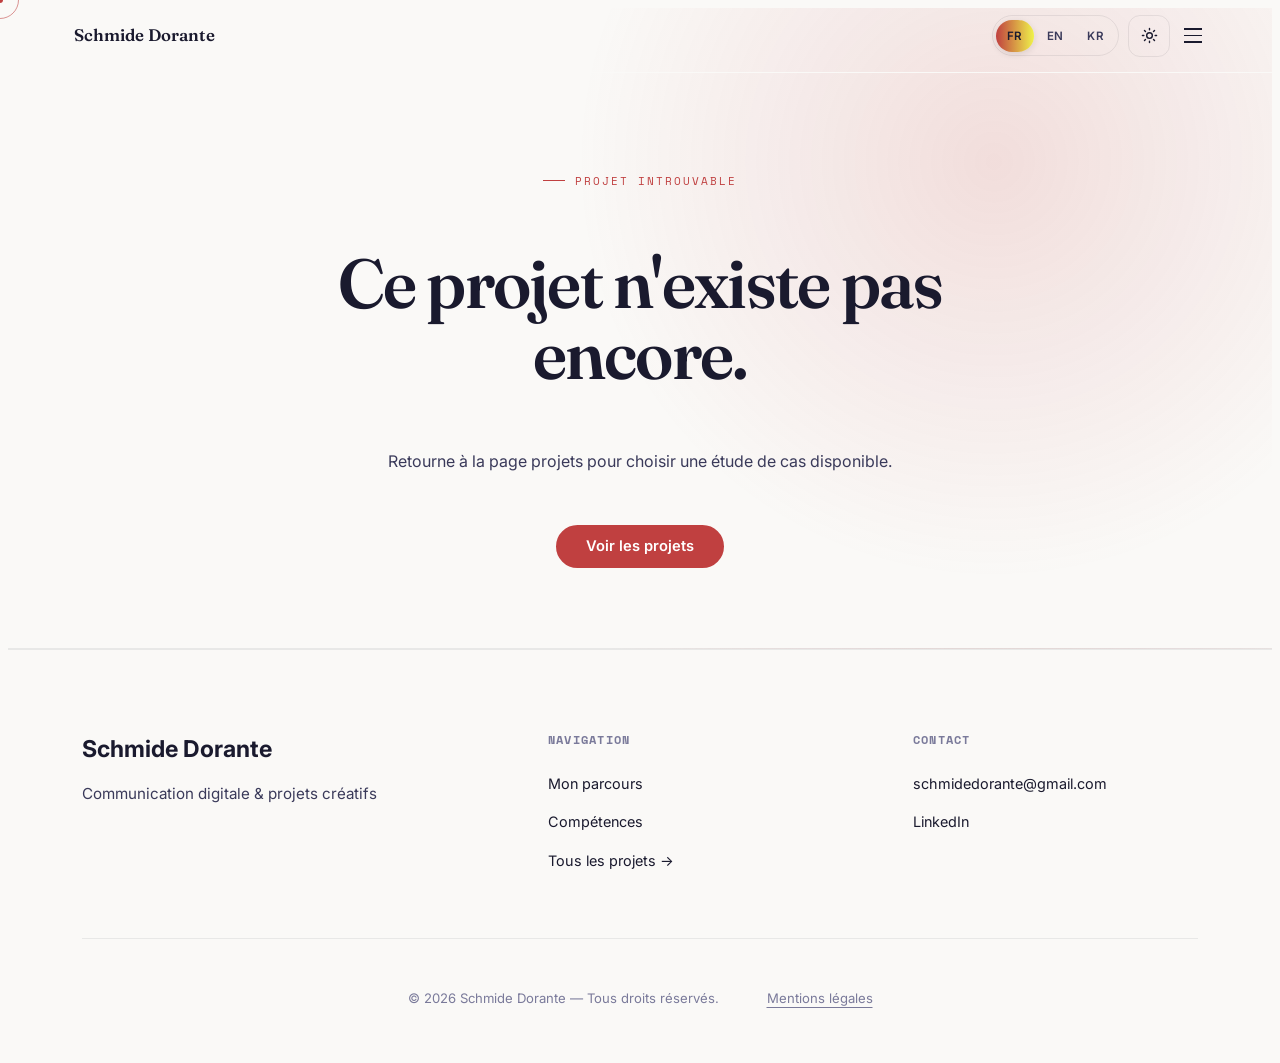
<file: case-study.html>
<!DOCTYPE html>
<html lang="fr">
<head>
  <meta charset="UTF-8" />
  <meta name="viewport" content="width=device-width, initial-scale=1.0" />
  <meta name="description" content="Portfolio de Schmide Dorante — communication digitale, gestion de projet, audiovisuel et projets créatifs." />
  <meta name="theme-color" content="#f3ede2" />
  <title>Schmide Dorante — Communication digitale &amp; projets créatifs</title>

  <link rel="icon" type="image/svg+xml" href="favicon.svg" />

  <link rel="preconnect" href="https://fonts.googleapis.com" />
  <link rel="preconnect" href="https://fonts.gstatic.com" crossorigin />
  <link rel="stylesheet" href="https://fonts.googleapis.com/css2?family=Fraunces:ital,wght@0,500;0,600;0,700;1,500&family=Inter:wght@300;400;500;600;700&family=Space+Mono:wght@400;700&family=Noto+Sans+KR:wght@400;500;700&display=swap" />

  <link rel="stylesheet" href="css/style.css" />
  <link rel="stylesheet" href="css/case-study.css" />
  <script>if(localStorage.getItem('theme')==='dark')document.documentElement.classList.add('dark')</script>
</head>
<body>

  <!-- Loader -->
  <div id="loader" role="status" aria-label="Chargement en cours">
    <div class="loader-content"><span class="loader-initials">DS</span></div>
  </div>

  <!-- Curseur personnalisé -->
  <div class="cursor-dot" id="cursor-dot" aria-hidden="true"></div>
  <div class="cursor-ring" id="cursor-ring" aria-hidden="true"><span></span><span></span><span></span><span></span></div>

  <a class="skip-link" href="#main">Aller au contenu principal</a>

  <!-- HEADER -->
  <header class="header" id="header">
    <nav class="nav" aria-label="Navigation principale">
      <a href="index.html" class="nav-logo" aria-label="Accueil — Schmide Dorante">
        <span data-site-name> Schmide Dorante</span>
      </a>

      <ul class="nav-menu" id="nav-menu">
        <li><a href="index.html#about" class="nav-link"  data-i18n="nav.about">Mon parcours</a></li>
        <li><a href="index.html#skills" class="nav-link" data-i18n="nav.skills">Compétences</a></li>
        <li><a href="index.html#projects" class="nav-link" data-i18n="nav.projects">Projets</a></li>
        <li><a href="index.html#contact" class="nav-link" data-i18n="nav.contact">Contact</a></li>
        <li><a href="projects.html" class="nav-link nav-link-highlight" data-i18n="nav.allProjects">Tous les projets →</a></li>
      </ul>

      <div class="nav-actions">
        <div class="lang-switcher" role="group" aria-label="Langue">
          <button class="lang-btn" data-lang="fr" aria-pressed="true">FR</button>
          <button class="lang-btn" data-lang="en" aria-pressed="false">EN</button>
          <button class="lang-btn" data-lang="kr" aria-pressed="false">KR</button>
        </div>
        <button class="theme-toggle" id="theme-toggle" aria-label="Passer en mode sombre" title="Basculer le thème">
          <svg class="icon-sun" width="15" height="15" viewBox="0 0 24 24" fill="none" stroke="currentColor" stroke-width="2" stroke-linecap="round" stroke-linejoin="round" aria-hidden="true">
            <circle cx="12" cy="12" r="4"/><path d="M12 2v2M12 20v2M4.93 4.93l1.41 1.41M17.66 17.66l1.41 1.41M2 12h2M20 12h2M6.34 17.66l-1.41 1.41M19.07 4.93l-1.41 1.41"/>
          </svg>
          <svg class="icon-moon" width="15" height="15" viewBox="0 0 24 24" fill="none" stroke="currentColor" stroke-width="2" stroke-linecap="round" stroke-linejoin="round" aria-hidden="true">
            <path d="M21 12.79A9 9 0 1 1 11.21 3 7 7 0 0 0 21 12.79z"/>
          </svg>
        </button>
        <button class="menu-toggle" id="menu-toggle" aria-expanded="false" aria-controls="nav-menu" aria-label="Ouvrir le menu">
          <span></span><span></span><span></span>
        </button>
      </div>
    </nav>
  </header>

  <main id="main">
    <div id="case-study-root"></div>
  </main>

  <!-- FOOTER -->
  <footer class="footer">
    <div class="container">
      <div class="footer-top">
        <div>
          <span class="footer-logo" data-site-name>Schmide Dorante</span>
          <p class="footer-tagline" data-i18n="footer.tagline">Réalisatrice &amp; Monteuse</p>
        </div>
        <nav class="footer-nav" aria-label="Pied de page">
          <p class="footer-nav-title" data-i18n="footer.navTitle">Navigation</p>
          <ul>
            <li><a href="#about" data-i18n="nav.about">À propos</a></li>
            <li><a href="#skills" data-i18n="nav.skills">Compétences</a></li>
            <li><a href="projects.html" data-i18n="nav.allProjects">Tous les projets</a></li>
          </ul>
        </nav>
        <div class="footer-contact">
          <p class="footer-nav-title" data-i18n="footer.contactTitle">Contact</p>
          <ul>
            <li><a data-site-email href="#"><span data-site-email-text>schmidedorante@gmail.com</span></a></li>
            <li><a href="#" data-site-linkedin target="_blank" rel="noopener noreferrer">LinkedIn</a></li>
          </ul>
        </div>
      </div>
      <div class="footer-bottom">
        <p data-i18n="footer.copyright">© 2026 Schmide Dorante — Tous droits réservés.</p>
        <a href="mentions-legales.html" data-i18n="footer.legal">Mentions légales</a>
      </div>
    </div>
  </footer>
  <script src="js/site.js"></script>
  <script src="js/projects.js"></script>
  <script src="js/content.js"></script>
  <script src="js/main.js"></script>
  <script src="js/case-study.js"></script>
</body>
</html>
</file>
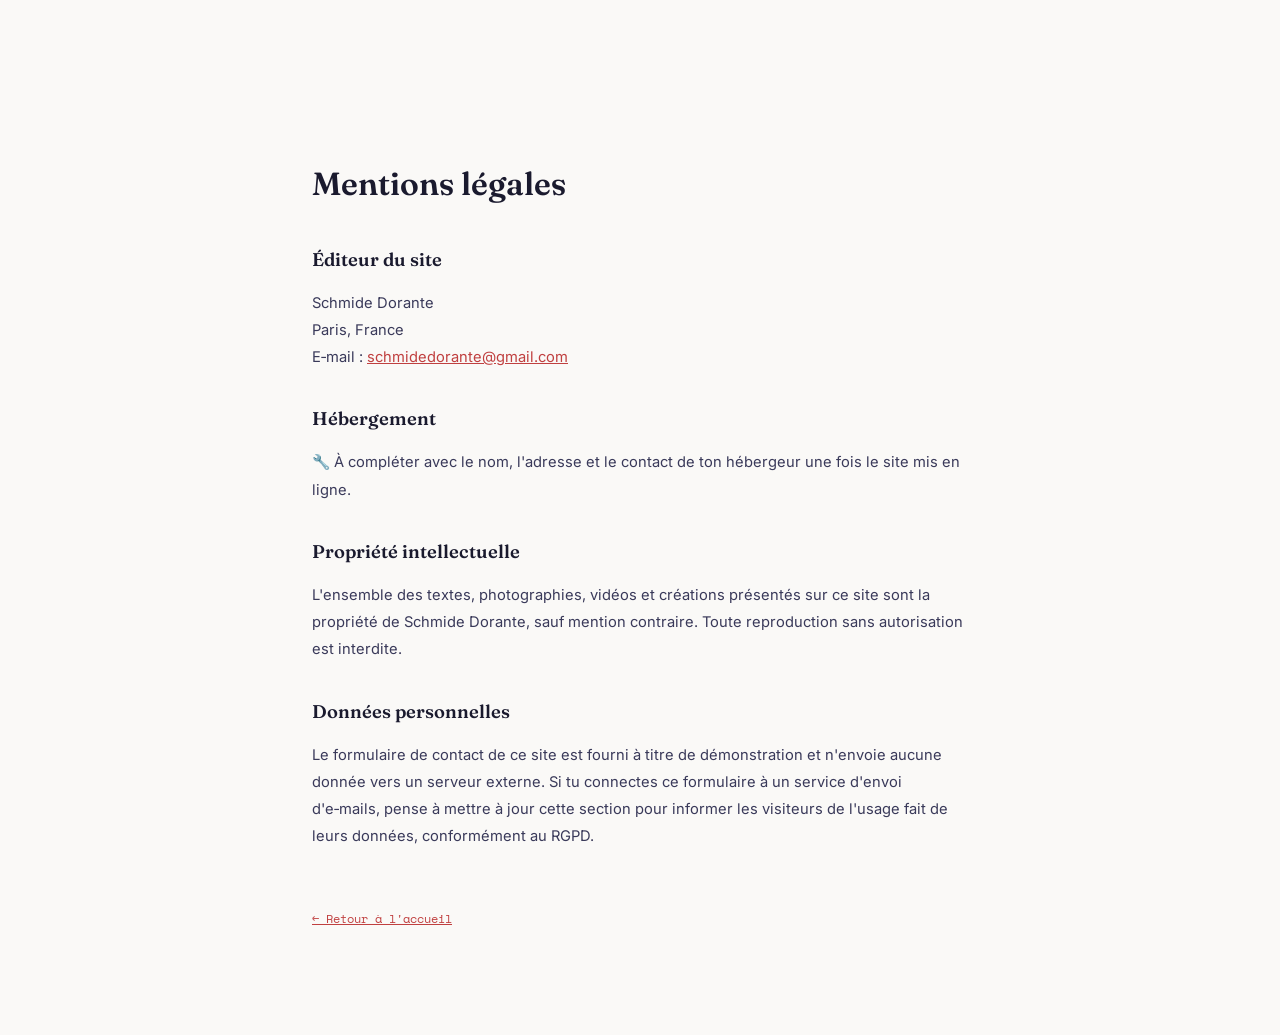
<file: mentions-legales.html>
<!DOCTYPE html>
<html lang="fr">
<head>
  <meta charset="UTF-8" />
  <meta name="viewport" content="width=device-width, initial-scale=1.0" />
  <title>Mentions légales — Schmide Dorante</title>
  <link rel="icon" type="image/svg+xml" href="favicon.svg" />
  <link rel="preconnect" href="https://fonts.googleapis.com" />
  <link rel="stylesheet" href="https://fonts.googleapis.com/css2?family=Fraunces:ital,wght@0,600;0,700&family=Inter:wght@400;500&family=Space+Mono:wght@400;700&display=swap" />
  <link rel="stylesheet" href="css/style.css" />
  <style>
    body { cursor: auto; }
    a, button { cursor: auto; }
    .legal { max-width: 720px; margin: 0 auto; padding: 8rem 2rem 6rem; }
    .legal h1 { font-family: var(--font-display); font-size: 2rem; margin-bottom: 2rem; }
    .legal h2 { font-family: var(--font-display); font-size: 1.15rem; margin: 2rem 0 .8rem; }
    .legal p, .legal li { color: var(--ink-soft); font-size: .92rem; line-height: 1.85; margin-bottom: .6rem; }
    .legal a { color: var(--rec); }
    .legal-back { display: inline-block; margin-top: 3rem; font-family: var(--font-mono); font-size: .78rem; }
  </style>
</head>
<body>
  <main class="legal">
    <h1>Mentions légales</h1>

    <h2>Éditeur du site</h2>
    <p>
      Schmide Dorante<br />
      Paris, France<br />
      E‑mail : <a href="mailto:schmidedorante@gmail.com">schmidedorante@gmail.com</a>
    </p>

    <h2>Hébergement</h2>
    <p>🔧 À compléter avec le nom, l'adresse et le contact de ton hébergeur une fois le site mis en ligne.</p>

    <h2>Propriété intellectuelle</h2>
    <p>L'ensemble des textes, photographies, vidéos et créations présentés sur ce site sont la propriété de Schmide Dorante, sauf mention contraire. Toute reproduction sans autorisation est interdite.</p>

    <h2>Données personnelles</h2>
    <p>Le formulaire de contact de ce site est fourni à titre de démonstration et n'envoie aucune donnée vers un serveur externe. Si tu connectes ce formulaire à un service d'envoi d'e‑mails, pense à mettre à jour cette section pour informer les visiteurs de l'usage fait de leurs données, conformément au RGPD.</p>

    <a class="legal-back" href="index.html">← Retour à l'accueil</a>
  </main>
</body>
</html>
</file>
<file: css/style.css>
/* ---------- 1. Design tokens ---------- */

:root {

  /* Backgrounds */
  --paper: #faf9f7;
  --paper-2: #f2f0ec;

  /* Cartes */
  --card: #ffffff;
  --card-hover: #f7f6f4;

  /* Accent principal */
  --rec: #c04040;
  --rec-dark: #a03030;
  --rec-dim: rgba(192, 64, 64, .09);
  --rec-line: rgba(192, 64, 64, .25);

  /* Accent jaune */
  --yellow: #EFF24A;
  --yellow-dim: rgba(107, 122, 0, .10);

  /* Textes */
  --ink: #1a1a2e;
  --ink-soft: #3a3a5a;
  --ink-faint: #7a7a9a;

  /* Bordures */
  --line: rgba(26, 26, 46, .08);
  --line-strong: rgba(26, 26, 46, .15);

  /* Sections foncées */
  --dark: #141414;
  --dark-2: #1c1c1c;
  --on-dark: #f0f0f0;
  --on-dark-soft: #a8a8a8;
  --on-dark-line: rgba(255, 255, 255, .07);

  /* ── Typography ── */

  --font-display: 'Fraunces', Georgia, serif;
  --font-body: 'Inter', system-ui, -apple-system, sans-serif;
  --font-mono: 'Space Mono', ui-monospace, monospace;

  /* Échelle typographique */
  --text-xs: .75rem;
  --text-sm: .875rem;
  --text-base: 1rem;
  --text-lg: 1.125rem;
  --text-xl: 1.25rem;
  --text-2xl: 1.5rem;
  --text-3xl: 1.875rem;
  --text-4xl: 2.25rem;
  --text-5xl: 3rem;
  --text-6xl: 3.75rem;
  --text-7xl: 4.5rem;

  --fw-light: 300;
  --fw-regular: 400;
  --fw-medium: 500;
  --fw-semibold: 600;
  --fw-bold: 700;
  --fw-extrabold: 800;

  /* ── Spacing ── */

  --sp-1: .25rem;
  --sp-2: .5rem;
  --sp-3: .75rem;
  --sp-4: 1rem;
  --sp-5: 1.25rem;
  --sp-6: 1.5rem;
  --sp-8: 2rem;
  --sp-10: 2.5rem;
  --sp-12: 3rem;
  --sp-16: 4rem;
  --sp-20: 5rem;
  --sp-24: 6rem;

  /* ── Layout ── */

  --max-w: 1180px;
  --container-pad: clamp(1rem, 4vw, 2rem);
  --section-pad: clamp(4rem, 8vw, 7rem);

  --nav-h: 72px;

  /* ── Radius ── */

  --radius-sm: 4px;
  --radius-md: 8px;
  --radius-lg: 12px;
  --radius-xl: 20px;
  --radius-full: 9999px;

  /* ── Shadows — light mode ── */

  --shadow-sm: 0 1px 4px rgba(0, 0, 0, .07);
  --shadow-md: 0 4px 16px rgba(0, 0, 0, .10);
  --shadow-lg: 0 8px 32px rgba(0, 0, 0, .13);
  --shadow-glow: 0 0 24px rgba(192, 64, 64, .12);

  /* ── Transitions ── */

  --tr-fast: .15s ease;
  --tr: .25s ease;
  --tr-slow: .45s ease;

  /* On garde aussi ton easing */
  --ease: cubic-bezier(.4, 0, .2, 1);

  /* ── Z-index ── */

  --z-nav: 500;
  --z-modal: 1000;
  --z-loader: 9999;
}

html.dark {
  --paper:      #191714;
  --paper-2:    #211e1a;
  --ink:        #f3ede2;
  --ink-soft:   rgba(243, 237, 226, .68);
  --ink-faint:  rgba(243, 237, 226, .40);
  --line:       rgba(243, 237, 226, .13);
  --rec:        #6f8fff;
  --rec-dim:    rgba(111, 143, 255, .12);
  --rec-line:   rgba(111, 143, 255, .34);
  --dark:       #0c1220;
  --dark-2:     #151d2d;
  --on-dark:    #f3ede2;
  --on-dark-soft: rgba(243, 237, 226, .60);
  --on-dark-line: rgba(243, 237, 226, .14);
}

html.dark {
  --card: #211e1a;
  --card-hover: #29251f;

  --line-strong: rgba(243, 237, 226, .20);

  --yellow: #EFF24A;
  --yellow-dim: rgba(239, 242, 74, .08);

  --rec-dark: #c84449;

  --shadow-sm: 0 1px 4px rgba(0, 0, 0, .25);
  --shadow-md: 0 4px 16px rgba(0, 0, 0, .35);
  --shadow-lg: 0 8px 32px rgba(0, 0, 0, .45);
  --shadow-glow: 0 0 24px rgba(228, 90, 95, .18);
}

html.dark .about-frame,
html.dark .frame-color {
  filter: brightness(1.08);
}

/* ---------- Reset ---------- */
*,
*::before,
*::after {
  box-sizing: border-box;
}

body {
  background: var(--paper);
  color: var(--ink);
  font-family: var(--font-body);
  font-size: 16px;
  line-height: 1.7;
  cursor: none;
  overflow-x: hidden;
}
a, button, input, textarea { font-family: inherit; }
a, button { cursor: none; }

/* Korean text*/
html[lang="kr"] {
  --font-display: 'Noto Sans KR', var(--font-body);
  --font-mono: 'Noto Sans KR', var(--font-body);
}
html[lang="kr"] .hero-title .accent { font-style: normal; }
@media (pointer: coarse) {
  body, a, button { cursor: auto; }
  .cursor-dot, .cursor-ring { display: none !important; }
}

img { max-width: 100%; display: block; }
ul { list-style: none; }
h1, h2, h3, h4 { font-weight: 600; }

:focus-visible {
  outline: 2px solid var(--rec);
  outline-offset: 3px;
}

.container { max-width: var(--max-w); margin: 0 auto; padding: 0 2rem; }

.skip-link {
  position: absolute; left: -999px; top: 0;
  background: var(--dark); color: var(--on-dark);
  padding: .8rem 1.4rem; z-index: 999; font-family: var(--font-mono); font-size: .8rem;
}
.skip-link:focus { left: 1rem; top: 1rem; }

/* ---------- 3. Curseur personnalisé ---------- */

@media (pointer: fine) {
  body,
  a,
  button {cursor: none;}

  .cursor-dot {position: fixed; top: 0; left: 0; width: 6px; height: 6px; border-radius: 50%; background: var(--rec);pointer-events: none; z-index: 99999; transform: translate(-50%, -50%); transition: opacity .2s ease, transform .08s ease;}
  .cursor-ring { position: fixed; top: 0; left: 0; width: 38px; height: 38px; border: 1.5px solid var(--rec); border-radius: 50%; pointer-events: none; z-index: 99998; opacity: .55; transform: translate(-50%, -50%); transition: width .25s ease, height .25s ease, opacity .25s ease, border-color .25s ease; }
  .cursor-ring > span {display: none;}
  .cursor-ring.cursor-hover { width: 56px; height: 56px; opacity: .28; }}
@media (pointer: coarse) {
  .cursor-dot,
  .cursor-ring {
    display: none;}
  body,
  a,
  button {cursor: auto;}}

/* ---------- 4. Loader (leader de film) ---------- */
#loader { position: fixed; inset: 0; display: flex; align-items: center; justify-content: center; background: var(--paper); z-index: 99999; transition: opacity .5s ease, visibility .5s ease;}
#loader.hidden { opacity: 0; visibility: hidden; pointer-events: none;}
.loader-content { display: flex; align-items: center; justify-content: center;}
.loader-initials { position: relative; width: 112px; height: 112px; display: flex; align-items: center; justify-content: center; border-radius: 50%; font-family: var(--font-display); font-size: 2.35rem; font-weight: 700; letter-spacing: .08em; color: var(--rec); animation: loaderPulse 1.4s ease-in-out infinite;}
.loader-initials::before { content: ""; position: absolute; inset: 0; border-radius: 50%; padding: 2px; background: conic-gradient( from 0deg, var(--rec), #e6cf35,  var(--rec) ); /* standard mask for compatibility */ mask: linear-gradient(#fff 0 0) content-box, linear-gradient(#fff 0 0); -webkit-mask: linear-gradient(#fff 0 0) content-box, linear-gradient(#fff 0 0); -webkit-mask-composite: xor; mask-composite: exclude; animation: loaderSpin 1.2s linear infinite;}
@keyframes loaderSpin { to { transform: rotate(360deg); } }
@keyframes loaderPulse { 0%, 100% { opacity: 1; } 50% { opacity: .55; } }

/* ---------- 5. Header / nav ---------- */
.header {
  position: fixed; top: 0; left: 0; width: 100%; z-index: 500;
  height: var(--nav-h); background: transparent;
  transition: background .3s var(--ease), box-shadow .3s var(--ease), border-color .3s var(--ease);
  border-bottom: 1px solid transparent;
}
.header.scrolled { background: rgba(250, 249, 247, .92); backdrop-filter: blur(8px); -webkit-backdrop-filter: blur(10px); border-color: var(--line);}
html.dark .header.scrolled { background: rgba(17, 24, 39, .92);}
.nav {
  width: 100%;
  max-width: var(--max-w);
  height: 100%;
  margin: 0 auto;
  padding: 0 2rem;
  display: grid;
  grid-template-columns: 1fr auto 1fr;
  align-items: center;
  column-gap: 2rem;
}

.nav-logo {
  justify-self: start;
  margin: 0;
  font-family: var(--font-display);
  font-size: 1.05rem;
  font-weight: 600;
  letter-spacing: 0;
  color: var(--ink);
  text-decoration: none;
}

.nav-logo-short {
  display: none;
  font-family: var(--font-display);
  font-size: 1rem;
  font-weight: 700;
  letter-spacing: .04em;
}

.nav-logo:hover {
  color: var(--ink);
  text-decoration: none;
}

.nav-logo::after {
  display: none;
}

.nav-menu {
  justify-self: center;
  display: flex;
  align-items: center;
  justify-content: center;
  gap: 1.15rem;
  margin: 0;
  padding: 0;
}

.nav-link {
  position: relative;
  display: inline-flex;
  align-items: center;
  justify-content: center;
  padding: .65rem .9rem;
  border: 1px solid transparent;
  border-radius: 12px;
  font-family: var(--font-body);
  font-size: .84rem;
  font-weight: 500;
  letter-spacing: 0;
  text-transform: none;
  color: var(--ink);
  text-decoration: none;
  white-space: nowrap;
  transition:
    background .2s var(--ease),
    color .2s var(--ease),
    border-color .2s var(--ease);
}

.nav-link::after { display: none;}
.nav-link:hover,
.nav-link.active {
  background: var(--rec-dim);
  color: var(--ink);
}
.nav-link-highlight { margin-left: .2rem; padding-inline: 1.1rem; border-color: var(--rec-line); color: var(--rec);}
.nav-link-highlight:hover { border-color: var(--rec); background: var(--rec-dim); color: var(--rec);}
.nav-actions { justify-self: end; display: flex; align-items: center; gap: .8rem; margin: 0;}

.lang-switcher { display: inline-flex; align-items: center; gap: .15rem; padding: .2rem; border: 1px solid var(--line); border-radius: 999px; background: transparent;}
.lang-btn {
  min-width: 38px;
  height: 32px;
  display: inline-flex;
  align-items: center;
  justify-content: center;
  padding: 0 .65rem;
  border: 0;
  border-radius: 999px;
  background: transparent;
  color: var(--ink-soft);
  font-family: var(--font-body);
  font-size: .72rem;
  font-weight: 600;
  letter-spacing: .02em;
  cursor: pointer;
  transition:
    background .2s var(--ease),
    color .2s var(--ease),
    box-shadow .2s var(--ease);
}

.lang-btn:hover { color: var(--ink);}
.lang-btn[aria-pressed="true"] {
  background: linear-gradient(
    90deg,
    var(--rec),
    var(--yellow)
  );
  color: var(--ink);
  box-shadow: 0 2px 7px rgba(32, 28, 23, .12);
}
.theme-toggle {
  position: relative;
  width: 42px;
  height: 42px;
  display: inline-flex;
  align-items: center;
  justify-content: center;
  padding: 0;
  border: 1px solid var(--line);
  border-radius: 12px;
  background: transparent;
  color: var(--ink);
  cursor: pointer;
  transition:
    transform .2s var(--ease),
    background .2s var(--ease),
    border-color .2s var(--ease),
    color .2s var(--ease);
}
.theme-toggle:hover { transform: translateY(-1px); border-color: var(--rec-line); background: var(--rec-dim); color: var(--rec);}
.theme-toggle svg {
  position: absolute;
  width: 17px;
  height: 17px;
  transition: opacity .2s var(--ease), transform .2s var(--ease);
}
.theme-toggle .icon-moon { opacity: 0; transform: scale(.4) rotate(-50deg); }
.theme-toggle .icon-sun { opacity: 1; transform: scale(1) rotate(0); }
html.dark .theme-toggle .icon-sun { opacity: 0; transform: scale(.4) rotate(50deg); }
html.dark .theme-toggle .icon-moon { opacity: 1; transform: scale(1) rotate(0); }

.menu-toggle {
  display: none; flex-direction: column; justify-content: center; gap: 5px;
  background: none; border: none; width: 26px; padding: 4px;
}
.menu-toggle span { display: block; height: 1.5px; width: 100%; background: var(--ink); transition: transform .25s var(--ease), opacity .25s var(--ease); }
.menu-toggle[aria-expanded="true"] span:nth-child(1) { transform: translateY(6.5px) rotate(45deg); }
.menu-toggle[aria-expanded="true"] span:nth-child(2) { opacity: 0; }
.menu-toggle[aria-expanded="true"] span:nth-child(3) { transform: translateY(-6.5px) rotate(-45deg); }

/* ---------- 6. Hero ---------- */
.hero { min-height: 100svh; display: flex; flex-direction: column; padding: calc(var(--nav-h) + 2rem) 0 0; position: relative;  overflow: hidden; background: var(--paper);}
.hero-grain {
  position: absolute; inset: 0; pointer-events: none; opacity: .05; mix-blend-mode: multiply;
  background-image: url("data:image/svg+xml,%3Csvg xmlns='http://www.w3.org/2000/svg' width='120' height='120'%3E%3Cfilter id='n'%3E%3CfeTurbulence type='fractalNoise' baseFrequency='0.9' numOctaves='2' stitchTiles='stitch'/%3E%3C/filter%3E%3Crect width='100%25' height='100%25' filter='url(%23n)'/%3E%3C/svg%3E");
}
.hero-canvas { position: absolute; inset: 0; width: 100%; height: 100%; opacity: .9; z-index: 0; pointer-events: none; display: block;}
.hero-bg-gradient { position: absolute; inset: 0; background: radial-gradient( ellipse 60% 55% at 15% 60%, rgba(192, 64, 64, .18) 0%, transparent 70%), radial-gradient( ellipse 50% 45% at 85% 25%, rgba(107, 122, 0, .13) 0%, transparent 65% ); pointer-events: none; z-index: 0;}
.hero-inner {
  max-width: var(--max-w); margin: 0 auto; padding: 0 2rem; width: 100%; flex: 1;
  display: grid; grid-template-columns: 1.3fr .7fr; gap: 3.5rem; align-items: center;
  position: relative; z-index: 1;
}
.hero-content { min-width: 0;}
.hero-eyebrow {
  display: inline-flex; align-items: center; gap: .55rem; font-family: var(--font-mono);
  font-size: .72rem; letter-spacing: .16em; text-transform: uppercase; color: var(--ink-soft); margin-bottom: .7rem;
}
.rec-dot { width: 7px; height: 7px; border-radius: 50%; background: var(--rec); box-shadow: 0 0 0 3px var(--rec-dim); animation: pulse 1.8s ease-in-out infinite; flex-shrink: 0; }
@keyframes pulse { 0%, 100% { opacity: 1; } 50% { opacity: .35; } }

.hero-title { margin: 0; font-family: var(--font-display); font-size: clamp(2.6rem, 5.4vw, 4.6rem); line-height: 1.04; letter-spacing: -.01em; font-weight: 600; }
.hero-title .accent { color: var(--rec); text-transform: uppercase; font-style: normal; font-weight: 700; }
.hero-typed-wrap { display: flex; align-items: center; gap: .25rem; min-height: 2.4rem; margin-top: 1rem; margin-bottom: 1.5rem;}
.hero-typed { font-family: var(--font-body); font-size: clamp(1.25rem, 3vw, 1.875rem); font-weight: 600; background: linear-gradient( 90deg, var(--rec) 0%, var(--yellow) 100% ); -webkit-background-clip: text; background-clip: text; -webkit-text-fill-color: transparent; color: var(--rec);}
.typed-cursor { font-size: clamp(1.25rem, 3vw, 1.875rem); color: var(--rec); line-height: 1; animation: typedBlink 1s step-end infinite;}
@keyframes typedBlink { 0%, 100% { opacity: 1;} 50% { opacity: 0; }}
.hero-sub { margin-top: 1.6rem; max-width: 480px; color: var(--ink-soft); font-size: 1rem; line-height: 1.85; }

.hero-cta { display: flex; flex-wrap: wrap; gap: 1rem; margin-top: 2.4rem;}
.hero-cta .btn{ min-width:220px; justify-content:center;}
@media (max-width:560px){ .hero-cta .btn{ width:100%; min-width:0;}}
.btn{ display:inline-flex; align-items:center; justify-content:center; gap:.55rem; font-family:var(--font-body); font-size:.92rem; font-weight:600; letter-spacing:0; padding:.75rem 1.75rem; border-radius:999px; border:2px solid transparent; cursor:pointer; text-decoration:none; white-space:nowrap; line-height:1;
  transition:
    background .25s var(--ease),
    color .25s var(--ease),
    border-color .25s var(--ease),
    transform .25s var(--ease),
    box-shadow .25s var(--ease);
}
.btn:focus-visible{ outline:2px solid var(--rec); outline-offset:3px;}
.btn-primary{ background:var(--rec); color:#fff; border-color:var(--rec);}
.btn-primary:hover { background: var(--rec); border-color: var(--rec); color: #fff; transform: translateY(-2px); box-shadow: 0 6px 20px rgba(193, 39, 45, .28);}
.btn-outline{ background:transparent; color:var(--ink); border-color:var(--line);}
.btn-outline:hover{ background:var(--rec-dim); color:var(--rec); border-color:var(--rec-line); transform:translateY(-2px);}
.btn-outline:active,
.btn-primary:active{ transform:none;}

.hero-socials { display: flex; align-items: center; gap: .8rem; margin-top: 1.8rem;}
.hero-social-link { width: 44px; height: 44px; display: inline-flex; align-items: center; justify-content: center; border: 1px solid var(--line); border-radius: 50%; background: transparent; color: var(--ink); text-decoration: none;
  transition:
    transform .2s var(--ease),
    background .2s var(--ease),
    color .2s var(--ease),
    border-color .2s var(--ease);
  }
.hero-social-link:hover { transform: translateY(-2px); border-color: var(--rec-line); background: var(--rec-dim); color: var(--rec);}
.hero-social-link svg,
.footer-social-link svg,
.contact-social-icon svg { width: 18px; height: 18px;}
.social-linkedin-icon,
.contact-linkedin-icon { width: 19px; height: 19px; display: inline-flex; align-items: center; justify-content: center; border-radius: 2px; background: var(--ink-soft); color: var(--paper); font-family: Arial, sans-serif; font-size: .7rem; font-weight: 700; line-height: 1;}
.contact-linkedin-icon { background: var(--rec);color: #fff;}
.hero-social-link:hover .social-linkedin-icon,
.footer-social-link:hover .social-linkedin-icon { background: var(--rec); color: #fff;}

/* Cadre du hero */
.hero-photo { width: min(100%, 340px); aspect-ratio: 4 / 5; justify-self: center; overflow: hidden; border-radius: 22px; background: var(--paper-2);}
.hero-photo img { width: 100%; height: 100%; object-fit: cover; object-position: center;}

/* Ticker (timecode / crédits défilants) */

.ticker { width: 100%; flex-shrink: 0; overflow: hidden; margin-top: 0; background: var(--dark); border-top: 1px solid var(--on-dark-line); border-bottom: 1px solid var(--on-dark-line);}
.ticker-track { display: flex; align-items: center; width: max-content; gap: 2.4rem; padding: .95rem 0; animation: tickerScroll 26s linear infinite;}

@keyframes tickerScroll {
  from {
    transform: translateX(0);
  }

  to {
    transform: translateX(-50%);
  }
}
.ticker-track span { display: inline-flex; align-items: center; gap: 2.4rem; white-space: nowrap; color: var(--on-dark-soft); font-family: var(--font-mono); font-size: .68rem; font-weight: 500; letter-spacing: .13em; text-transform: uppercase;}
.ticker-track span::after { content: "●"; margin-left: 2.4rem; color: var(--rec); font-size: .42rem; flex-shrink: 0;}

/* ---------- 7. Section shell ---------- */
.section { padding: 6.5rem 0;}
.section-alt { background: var(--paper-2);}
.section-header { max-width: 640px; margin-bottom: 3.2rem;}
.section-label { display: flex; align-items: center; gap: .6rem; margin-bottom: 1.1rem; font-family: var(--font-mono); font-size: .7rem; letter-spacing: .18em; text-transform: uppercase; color: var(--ink-soft);}
.section-label::before { content: ""; width: 22px; height: 1px; flex-shrink: 0; background: var(--rec);}
.section-title { margin: 0; font-family: var(--font-body); font-size: clamp(1.9rem, 3.4vw, 2.7rem); font-weight: 700; line-height: 1.1; letter-spacing: -.025em; text-transform: uppercase; background: linear-gradient( 90deg, var(--rec) 0%, var(--yellow) 100%); -webkit-background-clip: text; background-clip: text; -webkit-text-fill-color: transparent; color: var(--rec);}
.section-desc { margin-top: 1rem; color: var(--ink-soft); font-size: .97rem; line-height: 1.85;}

/* ---------- 8. About ---------- */
.about-text p { color: var(--ink-soft); font-size: .97rem; line-height: 1.9; margin-bottom: 1.2rem; }
.about-text { max-width: 680px;}
.about-text strong { color: var(--ink); font-weight: 600; }
.about-content .section-title { max-width: 700px; margin-bottom: 2.8rem;}
/* ---------- 9. Compétences ---------- */

.competences-grid {
  display: grid;
  grid-template-columns: repeat(4, minmax(0, 1fr));
  gap: 2rem;
  align-items: start;
}

.competence-column {
  min-width: 0;
}

.competence-column::before {
  content: "";
  display: block;
  width: 100%;
  height: 2px;
  margin-bottom: 1.8rem;
  background: var(--ink);
}

.competence-category {
  margin: 0 0 2.2rem;
  padding: 0;

  font-family: var(--font-mono);
  font-size: .72rem;
  font-weight: 700;
  letter-spacing: .12em;
  text-transform: uppercase;
  line-height: 1.4;

  color: var(--ink);
}

.competence-list {
  margin: 0;
  padding: 0;
  list-style: none;
}

.competence-list li {
  margin: 0;
  padding: .72rem 0;

  border-bottom: 1px solid var(--line);

  color: var(--ink-soft);
  font-size: .9rem;
  line-height: 1.45;
}

.competence-list li:last-child {
  border-bottom: 0;
}

.soft-skills-block {
  display: grid;
  grid-template-columns: .3fr .7fr;
  gap: 4rem;
  margin-top: 4rem;
  padding-top: 2.5rem;
  border-top: 1px solid var(--line);
}

.soft-skills-title { font-family: var(--font-body); font-size: 1.35rem; font-weight: 700; letter-spacing: -.015em; text-transform: uppercase; background: linear-gradient( 90deg, var(--rec) 0%, var(--yellow) 100% ); -webkit-background-clip: text; background-clip: text; -webkit-text-fill-color: transparent; color: var(--rec);}
.soft-skills-list { display: flex; flex-wrap: wrap; gap: .65rem; margin: 0; padding: 0; list-style: none;}
.soft-skills-list li { display: inline-flex; align-items: center; justify-content: center; padding: .48rem .95rem; border: 1px solid rgba(193, 39, 45, .28); border-radius: 999px; background: rgba(193, 39, 45, .04); color: var(--rec); font-family: var(--font-body); font-size: .82rem; font-weight: 500; line-height: 1.2; text-transform: none; letter-spacing: 0; transition: background .2s var(--ease), border-color .2s var(--ease), transform .2s var(--ease);}

.soft-skills-list li:hover {
  background: var(--rec-dim);
  border-color: var(--rec-line);
  transform: translateY(-2px);
}

@media (max-width: 1024px) {
  .competences-grid {
    grid-template-columns: repeat(2, 1fr);
  }
}

@media (max-width: 620px) {
  .competences-grid {
    grid-template-columns: 1fr;
  }

  .soft-skills-block {
    grid-template-columns: 1fr;
    gap: 1.5rem;
  }
}

/* PAGE — TOUS LES PROJETS*/

.projects-page-hero {
  padding:
    calc(var(--nav-h) + 5rem)
    0
    4.5rem;
  border-bottom: 1px solid var(--line);
  background:
    radial-gradient(
      circle at 50% 20%,
      var(--rec-dim),
      transparent 42%
    ),
    var(--paper);
  text-align: center;
}

.projects-page-eyebrow {
  display: inline-flex;
  align-items: center;
  justify-content: center;
  padding: .45rem 1.1rem;
  border: 1px solid var(--rec-line);
  border-radius: 999px;
  font-family: var(--font-mono);
  font-size: .68rem;
  font-weight: 700;
  letter-spacing: .12em;
  text-transform: uppercase;
  color: var(--rec);
}

.projects-page-title {
  margin-top: 1.5rem;
  font-family: var(--font-body);
  font-size: clamp(3rem, 6vw, 5rem);
  font-weight: 700;
  line-height: 1;
  letter-spacing: -.035em;
  text-transform: uppercase;
  color: var(--ink);
}

.projects-page-intro {
  max-width: 680px;
  margin: 1.6rem auto 0;
  color: var(--ink-soft);
  font-size: 1rem;
  line-height: 1.8;
}

.projects-page-body {
  padding-top: 3.5rem;
}

.projects-back-link {
  display: inline-flex;
  align-items: center;
  gap: .45rem;
  margin-bottom: 2.5rem;
  color: var(--rec);
  font-size: .85rem;
  font-weight: 500;
  text-decoration: none;
  transition:
    gap .25s var(--ease),
    color .25s var(--ease);
}

.projects-back-link:hover {
  gap: .75rem;
  color: var(--ink);
}

/* Filtres */

.filter-bar {
  display: flex;
  flex-wrap: wrap;
  justify-content: center;
  gap: .65rem;

  margin-bottom: 3rem;
}

.filter-btn {
  padding: .65rem 1.4rem;
  border: 1px solid var(--line);
  border-radius: 999px;
  background: transparent;
  color: var(--ink-soft);
  font-family: var(--font-body);
  font-size: .8rem;
  font-weight: 500;
  transition:
    transform .2s var(--ease),
    background .2s var(--ease),
    color .2s var(--ease),
    border-color .2s var(--ease);
}

.filter-btn:hover {
  transform: translateY(-1px);
  border-color: var(--rec-line);
  color: var(--rec);
}

.filter-btn[aria-pressed="true"] {
  border-color: var(--rec);
  background: var(--rec);
  color: #fff;
}

.project-cards-grid {
  display: grid;
  grid-template-columns: repeat(3, minmax(0, 1fr));
  gap: 1.8rem;
  align-items: stretch;
}

.project-card {
  position: relative;
  z-index: 0;
  display: flex;
  flex-direction: column;
  min-width: 0;
  height: 100%;
  overflow: hidden;
  background: var(--paper);
  border: 1px solid var(--line);
  border-radius: 22px;
  transition:
    transform .3s var(--ease),
    box-shadow .3s var(--ease),
    border-color .3s var(--ease),
    z-index 0s;
}

.project-card:hover {
  z-index: 2;
  transform: translateY(-6px);
  border-color: var(--rec-line);
  box-shadow: 0 18px 42px rgba(32, 28, 23, .12);
}

.project-card-link {
  position: absolute;
  inset: 0;
  z-index: 4;
}

.project-card-media {
  position: relative;
  height: 180px;
  flex-shrink: 0;
  overflow: hidden;
  background: var(--paper-2);
}

.project-card-image {
  position: absolute;
  inset: 0;
  display: block;
  width: 100%;
  height: 100%;
  object-fit: cover;
  object-position: center top;
  transition: transform .3s var(--ease);
}

.project-card:hover .project-card-image {
  transform: scale(1.035);
}

.project-card-placeholder {
  position: absolute;
  inset: 0;
  display: flex;
  align-items: center;
  justify-content: center;
  width: 100%;
  height: 100%;
  font-family: var(--font-display);
  font-size: clamp(3.2rem, 5vw, 5rem);
  font-weight: 600;
  letter-spacing: .05em;
  color: rgba(243, 237, 226, .65);
  opacity: .55;
  transition: opacity .3s var(--ease);
}

.project-card:hover .project-card-placeholder {
  opacity: .75;
}

.project-card-overlay {
  position: absolute;
  inset: 0;
  pointer-events: none;
  background: linear-gradient(
    135deg,
    rgba(0, 0, 0, .38),
    rgba(0, 0, 0, .72)
  );
}

.project-card-badge {
  position: absolute;
  top: .9rem;
  right: .9rem;
  z-index: 3;
  padding: .34rem .75rem;
  border: 1px solid;
  border-radius: 999px;
  backdrop-filter: blur(8px);
  -webkit-backdrop-filter: blur(8px);
  font-family: var(--font-mono);
  font-size: .62rem;
  font-weight: 700;
  letter-spacing: .07em;
  text-transform: uppercase;
  white-space: nowrap;
}

.project-card-badge-pro {
  color: #9b91ff;
  background: rgba(112, 112, 232, .2);
  border-color: rgba(112, 112, 232, .45);
}

.project-card-badge-school {
  color: #f39a56;
  background: rgba(244, 135, 75, .16);
  border-color: rgba(244, 135, 75, .38);
}

.project-card-badge-personal {
  color: #70d99c;
  background: rgba(112, 232, 160, .16);
  border-color: rgba(112, 232, 160, .34);
}

.project-card-content {
  display: flex;
  flex: 1;
  flex-direction: column;
  gap: .85rem;

  padding: 1.5rem 1.7rem 1.7rem;
}

.project-card-meta {
  display: flex;
  align-items: center;
  justify-content: space-between;
  gap: .8rem;
}

.project-card-company {
  font-family: var(--font-mono);
  font-size: .66rem;
  font-weight: 700;
  letter-spacing: .06em;
  text-transform: uppercase;
  color: var(--rec);
}

.project-card-year {
  flex-shrink: 0;
  font-family: var(--font-mono);
  font-size: .66rem;
  color: var(--ink-faint);
  white-space: nowrap;
}

.project-card-title {
  display: -webkit-box;
  min-height: 2.75rem;
  overflow: hidden;
  font-family: var(--font-display);
  font-size: 1.08rem;
  font-weight: 600;
  line-height: 1.28;
  color: var(--ink);
  -webkit-box-orient: vertical;
  -webkit-line-clamp: 2;
  line-clamp: 2;
}

.project-card-description {
  display: -webkit-box;
  flex: 1;
  min-height: 4.5rem;
  overflow: hidden;
  color: var(--ink-soft);
  font-size: .88rem;
  line-height: 1.7;
  -webkit-box-orient: vertical;
  -webkit-line-clamp: 3;
  line-clamp: 3;
}

.project-card-tags {
  display: flex;
  flex-wrap: wrap;
  gap: .4rem;
  margin-top: auto;
  padding-top: .4rem;
}

.project-card-tags span {
  padding: .25rem .6rem;
  border: 1px solid var(--rec-line);
  border-radius: 999px;
  background: var(--rec-dim);
  color: var(--rec);
  font-size: .66rem;
  font-weight: 500;
  line-height: 1.3;
}

.projects-cta {
  margin-top: 3rem;
  text-align: center;
}

.projects-pill-btn {
  min-width: 320px;
  justify-content: center;
  padding: 1rem 2.2rem;
  border-width: 1px;
  border-radius: 999px;
}

.projects-pill-btn:hover {
  background: var(--ink);
  border-color: var(--ink);
  color: var(--paper);
}

/* Tablette */
@media (max-width: 1024px) {
  .project-cards-grid {
    grid-template-columns: repeat(2, minmax(0, 1fr));
  }
}

/* Mobile */
@media (max-width: 650px) {
  .project-cards-grid {
    grid-template-columns: 1fr;
  }

  .project-card:hover {
    transform: none;
  }

  .project-card-media {
    height: 210px;
  }

  .project-card-content {
    padding: 1.4rem;
  }

  .projects-pill-btn {
    width: 100%;
    min-width: 0;
  }
}

/* 11. CONTACT */

.contact {
  position: relative;
  overflow: hidden;
  background:
    radial-gradient(
      circle at 75% 75%,
      rgba(193, 39, 45, .2),
      transparent 36%
    ),
    radial-gradient(
      circle at 15% 15%,
      rgba(193, 39, 45, .08),
      transparent 34%
    ),
    var(--paper);
    color: var(--ink);
  border-radius: 70px 70px 0 0;
}

.contact-header {
  max-width: 820px;
  margin: 0 auto 4.5rem;
  text-align: center;
}

.contact-eyebrow {
  display: inline-flex;
  align-items: center;
  justify-content: center;
  padding: .45rem 1.1rem;
  border: 1px solid var(--rec-line);
  border-radius: 999px;
  color: var(--rec);
  font-family: var(--font-mono);
  font-size: .7rem;
  font-weight: 600;
  letter-spacing: .14em;
  text-transform: uppercase;
}

.contact-title {
  margin-top: 1.5rem;
  font-family: var(--font-body);
  font-size: clamp(2.4rem, 5vw, 4rem);
  font-weight: 700;
  line-height: 1;
  letter-spacing: -.025em;
  text-transform: uppercase;
  background: linear-gradient(
    90deg,
    var(--rec) 0%,
    var(--yellow) 100%
  );

  -webkit-background-clip: text;
  background-clip: text;
  -webkit-text-fill-color: transparent;

  color: var(--rec);
}

.contact-intro {
  max-width: 720px;
  margin: 1.8rem auto 0;
  color: var(--ink-soft);
  font-size: 1.02rem;
  line-height: 1.8;
}

.contact-content {
  display: grid;
  grid-template-columns: .8fr 1.2fr;
  gap: 4.5rem;
  align-items: start;
}

.contact-details-title { margin-bottom: 2rem; font-family: var(--font-body); font-size: 1.25rem; font-weight: 700; color: var(--ink);}
.contact-link-list { display: flex; flex-direction: column; gap: 1.3rem;}
.contact-social-link { display: inline-flex; align-items: center; gap: 1rem; width: fit-content; color: var(--ink); text-decoration: none; font-size: .95rem;
  transition:
    color .2s var(--ease),
    transform .2s var(--ease);}
.contact-social-link:hover { color: var(--rec); transform: translateX(4px);}
.contact-social-icon { width: 26px; height: 26px; display: inline-flex; align-items: center; justify-content: center; flex-shrink: 0; color: var(--rec);}
.contact-social-icon svg { width: 18px; height: 18px;}
.contact-linkedin-icon { border-radius: 2px; background: var(--rec); color: #fff; font-family: Arial, sans-serif; font-size: .75rem; font-weight: 700;}
.contact-form { display: flex; flex-direction: column; gap: 1.35rem;}
.form-group { margin: 0;}
.form-label { display: block; margin-bottom: .55rem; color: var(--ink); font-family: var(--font-body); font-size: .82rem; font-weight: 500; letter-spacing: 0; text-transform: none;}
.form-input { width: 100%; box-sizing: border-box; padding: 1rem 1.2rem; border: 1px solid var(--line); border-radius: 16px; background: rgba(255, 255, 255, .8); color: var(--ink); font-family: var(--font-body); font-size: .9rem;
  transition:
    border-color .2s var(--ease),
    box-shadow .2s var(--ease),
    background .2s var(--ease);}
html.dark .form-input { background: rgba(255, 255, 255, .04);}
html.dark .form-input:focus-visible { background: rgba(255, 255, 255, .07);}
.form-input:focus-visible { outline: none; border-color: var(--rec); background: #fff; box-shadow: 0 0 0 3px var(--rec-dim);}
.form-input::placeholder { color: var(--ink-faint);}
.form-textarea { min-height: 190px; resize: vertical;}
.contact-submit { width: 100%; box-sizing: border-box; margin-top: .3rem;}
.contact .btn-primary:hover { background: var(--rec); border-color: var(--rec);}
.form-success { display: none; margin-top: .5rem; color: var(--ink); font-size: .85rem;}
.form-success.show { display: block;}

/* ---------- 12. Footer ---------- */

.footer { padding: 5rem 0 2rem; border-top: 1px solid var(--line); background: var(--paper); color: var(--ink-soft);}
.footer-top { display: grid; grid-template-columns: 1.15fr .85fr .85fr; gap: 5rem; padding-bottom: 4rem;}
.footer-logo { display: block; font-family: var(--font-body); font-size: 1.45rem; font-weight: 700; color: var(--ink);}
.footer-tagline { margin-top: .75rem; color: var(--ink-soft); font-size: .95rem;}
.footer-socials { display: flex; gap: .8rem; margin-top: 1.8rem;}
.footer-social-link { width: 42px; height: 42px; display: inline-flex; align-items: center; justify-content: center; border: 1px solid var(--line); border-radius: 50%; color: var(--ink-soft); text-decoration: none; font-size: .85rem; font-weight: 700; transition: color .2s var(--ease), border-color .2s var(--ease), background .2s var(--ease), transform .2s var(--ease);}
.footer-social-link:hover { transform: translateY(-2px); border-color: var(--rec-line); background: var(--rec-dim); color: var(--rec);}
.footer-nav-title { margin: 0 0 1.4rem; padding: 0; color: var(--ink-faint); font-family: var(--font-mono); font-size: .72rem; font-weight: 700; letter-spacing: .11em; text-transform: uppercase;}
.footer-nav ul,
.footer-contact ul { display: flex; flex-direction: column; gap: .9rem; margin: 0; padding: 0; list-style: none;}
.footer-nav ul li,
.footer-contact ul li { margin: 0; font-size: .9rem;}
.footer-nav a,
.footer-contact a { color: var(--ink); text-decoration: none; transition: color .2s var(--ease), transform .2s var(--ease);}
.footer-nav a:hover,
.footer-contact a:hover { color: var(--rec);}
.footer-bottom { display: flex; align-items: center; justify-content: center; gap: 3rem; padding-top: 2.2rem; border-top: 1px solid var(--line); color: var(--ink-faint); font-size: .82rem; text-align: center;}
.footer-bottom a { color: var(--ink-faint); text-decoration: underline; text-underline-offset: 4px;}
.footer-bottom a:hover { color: var(--rec);}

/* ---------- 13. Reveal on scroll ---------- */
.reveal { opacity: 0; transform: translateY(20px); transition: opacity .7s var(--ease), transform .7s var(--ease); }
.reveal.visible { opacity: 1; transform: translateY(0); }
.reveal-delay-1 { transition-delay: .08s; } .reveal-delay-2 { transition-delay: .16s; }
.reveal-delay-3 { transition-delay: .24s; } .reveal-delay-4 { transition-delay: .32s; }



/* About section — editorial layout */

.about-section {
  background: var(--paper-2);
}

.about-layout {
  display: grid;
  grid-template-columns: minmax(0, 1.15fr) minmax(320px, .85fr);
  gap: 4rem;
  align-items: center;
  width: 100%;
}

.about-content {
  min-width: 0;
  display: flex;
  flex-direction: column;
}

.about-video {
  width: 100%;
  max-width: 460px;
  justify-self: end;
  align-self: center;
  margin: 0;
}

.about-video iframe {
  display: block;
  width: 100%;
  aspect-ratio: 16 / 9;
  border: 0;
  background: var(--dark);
}

.about-video-caption {
  margin-top: 1rem;
  color: var(--ink-soft);
  font-size: .9rem;
}

.about-stats {
  display: flex;
  gap: 3rem;
  margin-top: 4rem;
  flex-wrap: nowrap;
}

.about-stats > div {
  flex: 1;
}

.about-stat-num {
  display: block;
  font-family: var(--font-display);
  font-size: clamp(2.3rem, 3.5vw, 3.4rem);
  line-height: 1;
  color: var(--ink);
}

.about-stat-label {
  display: block;
  margin-top: .45rem;
  font-family: var(--font-mono);
  font-size: .62rem;
  letter-spacing: .12em;
  text-transform: uppercase;
  color: var(--ink-soft);
  line-height: 1.5;
}

/* 14. RESPONSIVE — desktop, tablette et mobile */

/* Header — passage anticipé en menu hamburger */
@media (max-width: 1350px) {

  .nav {
    padding-inline: 1.5rem;
    grid-template-columns: 1fr auto;
    column-gap: 1rem;
  }

  .nav-logo {
    justify-self: start;
  }

  .nav-menu {
    position: fixed;
    top: var(--nav-h);
    left: 0;
    width: 100%;
    display: flex;
    flex-direction: column;
    align-items: stretch;
    gap: 0;
    padding: 0;
    max-height: 0;
    overflow: hidden;
    background: var(--paper);
    border-bottom: 1px solid transparent;
    transition:
      max-height .3s var(--ease),
      border-color .3s var(--ease);
  }

  .nav-menu.open {
    max-height: 430px;
    border-color: var(--line);
  }

  .nav-menu li {
    width: 100%;
  }

  .nav-menu .nav-link {
    display: block;

    width: 100%;

    padding: 1rem 1.5rem;

    border: 0;
    border-radius: 0;
  }

  .nav-link-highlight {
    margin-left: 0;
  }

  .nav-actions {
    justify-self: end;
    gap: .6rem;
    min-width: 0;
    flex-shrink: 0;
  }

  .menu-toggle {
    display: flex;
  }
}
/* Petit desktop / tablette paysage */
@media (max-width: 1100px) {
  .container,
  .hero-inner { padding-inline: 1.5rem;}
  .nav { padding-inline: 1.5rem; column-gap: 1rem;}
  
  .nav-actions { gap: .55rem;}
  .hero-inner { grid-template-columns: 1fr; gap: 2.5rem;}
  .hero-photo {width: min(100%, 340px); justify-self: center;}  
  .competences-grid { grid-template-columns: repeat(2, minmax(0, 1fr)); gap: 2rem;}
  .project-cards-grid { grid-template-columns: repeat(2, minmax(0, 1fr)); gap: 1.25rem;}
}

/* Tablette : menu hamburger, mais projets encore sur 2 colonnes */
@media (max-width: 900px) {
  :root {
    --nav-h: 68px;
  }

  .section { padding-block: 5rem;}

  .hero { min-height: auto; padding-top: calc(var(--nav-h) + 4rem); padding-bottom: 3.5rem;}
  .hero-inner { gap: 2rem;}
  .hero-title { font-size: clamp(2.8rem, 8vw, 4.35rem);}
  .hero-sub { max-width: 650px; font-size: .96rem; line-height: 1.75;}
  .hero-cta { margin-top: 2rem;}
  .hero-cta .btn { min-width: 190px;}
  .ticker { margin-top: 3rem;}

}

/* Tablette étroite */
@media (max-width: 700px) {
  .container,
  .hero-inner {
    padding-inline: 1.25rem;
  }

  .section {
    padding-block: 4.25rem;
  }

  .section-header {
    margin-bottom: 2.4rem;
  }

  .section-title {
    font-size: clamp(1.9rem, 7vw, 2.55rem);
 }
  .about-layout {
    grid-template-columns: 1fr;
    gap: 2.5rem;
  }

  .about-video {
    width: 100%;
    max-width: 680px;
    justify-self: center;
    margin-top: 0;
  }
  

    /* Page Tous les projets — tablette étroite */

  .projects-page-hero {
    padding:
      calc(var(--nav-h) + 4rem)
      0
      3.5rem;
  }

  .projects-page-title {
    font-size: clamp(2.5rem, 11vw, 3.8rem);
  }

  .projects-page-intro {
    font-size: .92rem;
  }

  .lang-switcher {
    padding: .15rem;
  }

  .lang-btn {
    min-width: 32px;
    height: 29px;
    padding-inline: .45rem;
    font-size: .66rem;
  }

  .theme-toggle {
    width: 38px;
    height: 38px;
  }

  .menu-toggle {
    width: 30px;
  }

  .hero-title {
    font-size: clamp(2.5rem, 10vw, 3.7rem);
  }

  .hero-eyebrow {
    font-size: .65rem;
    letter-spacing: .12em;
  }

  .hero-sub {
    margin-top: 1.35rem;
    font-size: .92rem;
    line-height: 1.7;
  }

  .hero-cta {
    gap: .75rem;
  }

  .hero-cta .btn {
    min-width: 0;
    padding: .72rem 1.35rem;
    font-size: .84rem;
  }

  .competences-grid {
    grid-template-columns: 1fr;
  }

  /* Deux cartes restent visibles sur tablette */
  .project-cards-grid {
    grid-template-columns: repeat(2, minmax(0, 1fr));
    gap: 1rem;
  }

  .project-card {
    border-radius: 17px;
  }

  .project-card-media {
    height: 150px;
  }

  .project-card-content {
    gap: .65rem;
    padding: 1rem 1.05rem 1.15rem;
  }

  .project-card-title {
    font-size: .98rem;
  }

  .project-card-description {
    font-size: .76rem;
    line-height: 1.55;
    line-clamp: 3;
    -webkit-line-clamp: 3;
  }

  .project-card-company,
  .project-card-year {
    font-size: .58rem;
  }

  .project-card-tags {
    gap: .3rem;
  }

  .project-card-tags span {
    padding: .2rem .45rem;
    font-size: .57rem;
  }

  .project-card-badge {
    top: .7rem;
    right: .7rem;
    padding: .3rem .7rem;
    font-size: .58rem;
  }

  .filter-bar {
    justify-content: flex-start;
    gap: .45rem;
  }

  .filter-btn {
    padding: .55rem 1rem;
    font-size: .72rem;
  }

  .contact-email {
    max-width: 100%;
    overflow-wrap: anywhere;
    font-size: clamp(1.15rem, 5vw, 1.7rem);
  }

  .form-input {
    padding: .75rem .85rem;
  }

  .footer {
    padding-top: 2.7rem;
  }
}

/* Téléphone */
@media (max-width: 520px) {
  :root { --nav-h: 64px;}
  .container,
  .hero-inner { padding-inline: 1rem; }
  .nav {
  padding-inline: .85rem;
  column-gap: .5rem;
}

.nav-logo {
  max-width: none;

  overflow: visible;
  text-overflow: ellipsis;
}

.nav-logo-full {
  display: none;
}

.nav-logo-short {
  display: inline;
}

.nav-actions {
  gap: .35rem;
}

.lang-switcher {
  gap: 0;
  padding: .12rem;
}

.lang-btn {
  min-width: 27px;
  height: 28px;

  padding: 0 .3rem;

  font-size: .62rem;
}

.theme-toggle {
  width: 34px;
  height: 34px;

  flex-shrink: 0;
}

.menu-toggle {
  width: 27px;
  height: 34px;

  padding: 3px;

  flex-shrink: 0;
}
  .hero { padding-top: calc(var(--nav-h) + 3rem);}
  .hero-title { font-size: clamp(2.25rem, 13vw, 3.15rem);}
  .hero-cta { flex-direction: column;}
  .hero-cta .btn,
  .projects-pill-btn { width: 100%; min-width: 0;}
  .hero-photo { width: min(100%, 300px); justify-self: center;}
  .about-stats { grid-template-columns: repeat(2, minmax(0, 1fr)); gap: 1.4rem 1rem; }
  .about-stat-num { font-size: 2.25rem;}
  .about-stat-label { font-size: .54rem;}
  .soft-skills-block { grid-template-columns: 1fr; gap: 1.25rem;}
  .project-cards-grid { grid-template-columns: 1fr;}
  .project-card-media { height: 185px;}
  .project-card-content { padding: 1.25rem;}
  .project-card-title { font-size: 1.05rem;}
  .project-card-description { font-size: .82rem;}
  .footer-bottom { flex-direction: column; align-items: flex-start;}
  .detail-header { flex-direction: column;}
  .projects-page-hero {
    padding:
      calc(var(--nav-h) + 3.5rem)
      0
      3rem;
  }
  .projects-page-title { font-size: clamp(2.25rem, 12vw, 3.35rem);}
  .projects-page-body { padding-top: 2.5rem;}
  .projects-back-link { margin-bottom: 2rem;}
}

/* Contact et footer — tablette */

@media (max-width: 900px) {
  .contact {
    border-radius: 48px 48px 0 0;
  }

  .contact-content {
    grid-template-columns: 1fr;
    gap: 3rem;
  }

  .contact-header {
    margin-bottom: 3.5rem;
  }

  .footer-top {
    grid-template-columns: 1fr 1fr;
    gap: 3rem;
  }

  .footer-identity {
    grid-column: 1 / -1;
  }
}

/* Contact et footer — mobile */

@media (max-width: 600px) {
  .contact { border-radius: 32px 32px 0 0;}
  .contact-header { margin-bottom: 3rem;}
  .contact-title { font-size: clamp(2.1rem, 11vw, 3.1rem); }
  .contact-intro { font-size: .92rem;}
  .contact-details-title { font-size: 1.1rem;}
  .contact-social-link { font-size: .82rem; overflow-wrap: anywhere;}
  .form-input { border-radius: 12px;}
  .form-textarea { min-height: 165px; }
  .footer { padding-top: 3.5rem;}
  .footer-top {grid-template-columns: 1fr; gap: 2.5rem;}
  .footer-identity { grid-column: auto;}
  .footer-bottom { flex-direction: column; gap: .8rem;}
}
</file>
<file: css/case-study.css>
/*CASE STUDY*/
:root {
  --case-accent: var(--rec);
}

/*HERO*/

.case-hero {
  padding:
    calc(var(--nav-h) + 5rem)
    0
    5rem;

  border-bottom: 1px solid var(--line);

  background:
    radial-gradient(
      circle at 78% 24%,
      color-mix(in srgb, var(--case-accent) 15%, transparent),
      transparent 38%
    ),
    var(--paper);
}

.case-hero-inner {
  display: grid;
  grid-template-columns: minmax(0, 1.2fr) minmax(320px, .8fr);
  gap: 4.5rem;
  align-items: center;
}

.case-hero-content {
  min-width: 0;
}

.case-back-link {
  display: inline-flex;
  align-items: center;
  gap: .45rem;
  margin-bottom: 2.4rem;
  color: var(--case-accent);
  font-size: .84rem;
  font-weight: 500;
  text-decoration: none;
  transition:
    gap .25s var(--ease),
    color .25s var(--ease);
}

.case-back-link:hover {
  gap: .75rem;
  color: var(--ink);
}

.case-hero .section-label {
  color: var(--case-accent);
}

.case-hero .section-label::before {
  background: var(--case-accent);
}

.case-title {
  max-width: 780px;

  font-family: var(--font-display);
  font-size: clamp(2.8rem, 5.4vw, 4.9rem);
  font-weight: 600;
  line-height: 1.03;
  letter-spacing: -.025em;

  color: var(--ink);
}

.case-subtitle {
  max-width: 640px;
  margin-top: 1.5rem;

  color: var(--case-accent);
  font-size: 1.05rem;
  font-weight: 600;
  line-height: 1.6;
}

.case-intro {
  max-width: 650px;
  margin-top: 1.4rem;

  color: var(--ink-soft);
  font-size: 1rem;
  line-height: 1.85;
}

.case-hero-visual {
  width: 100%;
  aspect-ratio: 4 / 3;

  overflow: hidden;
  border-radius: 24px;

  background: var(--paper-2);

  box-shadow:
    0 24px 55px rgba(32, 28, 23, .12);
}

.case-hero-visual img {
  width: 100%;
  height: 100%;

  object-fit: cover;
  object-position: center;
}

/*SECTIONS GÉNÉRALES*/

.case-section {
  padding: 4.5rem 0;
}

.case-section + .case-section {
  border-top: 1px solid var(--line);
}

.case-section-alt {
  background: var(--paper-2);
}

.case-grid {
  display: grid;
  grid-template-columns:
    minmax(180px, .32fr)
    minmax(0, .68fr);

  gap: 5rem;
  align-items: start;
}

.case-grid > h2,
.case-section-title {
  font-family: var(--font-display);
  font-size: clamp(1.8rem, 3vw, 2.5rem);
  font-weight: 600;
  line-height: 1.15;

  color: var(--ink);
}

.case-grid > p {
  max-width: 760px;

  color: var(--ink-soft);
  font-size: 1rem;
  line-height: 1.9;
}

/*CASE STUDY — RÉSUMÉ COMPACT*/

.case-summary {
  background: var(--paper);
}

.case-summary-grid {
  display: grid;
  grid-template-columns:
    minmax(0, 1fr)
    minmax(280px, 360px);

  gap: clamp(3rem, 7vw, 7rem);
  align-items: start;
}

.case-summary-main {
  display: flex;
  flex-direction: column;
  gap: 2.8rem;
}

.case-summary-block {
  max-width: 780px;
}

.case-summary-label,
.case-sidebar-label {
  display: block;

  margin-bottom: 1rem;

  color: var(--rec);

  font-family: var(--font-mono);
  font-size: .66rem;
  font-weight: 700;

  letter-spacing: .14em;
  text-transform: uppercase;
}

.case-summary-block > p {
  color: var(--ink-soft);

  font-size: .96rem;
  line-height: 1.85;
}

.case-summary-missions {
  display: flex;
  flex-direction: column;
  gap: .9rem;

  margin: 0;
  padding: 0;

  list-style: none;
}

.case-summary-missions li {
  position: relative;

  display: flex;
  flex-direction: column;

  gap: .15rem;

  padding-left: 1.25rem;

  color: var(--ink-soft);
  line-height: 1.65;
}

.case-summary-missions li::before {
  content: "";

  position: absolute;

  top: .65rem;
  left: 0;

  width: 6px;
  height: 6px;

  border-radius: 50%;

  background: var(--rec);
}

.case-summary-missions strong {
  color: var(--ink);

  font-size: .92rem;
  font-weight: 600;
}

.case-summary-missions span {
  font-size: .88rem;
}


/* Sidebar */

.case-summary-sidebar {
  position: sticky;
  top: calc(var(--nav-h) + 2rem);

  overflow: hidden;

  border: 1px solid var(--line);
  border-radius: 22px;

  background: var(--paper);
}

.case-sidebar-section {
  padding: 1.6rem 1.7rem;
}

.case-sidebar-section + .case-sidebar-section {
  border-top: 1px solid var(--line);
}

.case-sidebar-section strong {
  display: block;

  color: var(--ink);

  font-size: .94rem;
  line-height: 1.5;
}

.case-sidebar-tags {
  display: flex;
  flex-wrap: wrap;

  gap: .45rem;
}

.case-sidebar-tags span {
  padding: .35rem .7rem;

  border: 1px solid var(--rec-line);
  border-radius: 999px;

  background: var(--rec-dim);
  color: var(--rec);

  font-size: .7rem;
  font-weight: 500;
}


/* Responsive */

@media (max-width: 900px) {
  .case-summary-grid {
    grid-template-columns: 1fr;
    gap: 3rem;
  }

  .case-summary-sidebar {
    position: static;
  }
}

@media (max-width: 520px) {
  .case-summary-main {
    gap: 2.2rem;
  }

  .case-sidebar-section {
    padding: 1.35rem;
  }
}

/* OVERVIEW / MÉTADONNÉES*/

.case-meta-grid {
  display: grid;
  grid-template-columns: repeat(3, minmax(0, 1fr));

  border-top: 1px solid var(--line);
  border-left: 1px solid var(--line);
}

.case-meta-grid > div {
  min-width: 0;
  padding: 1.5rem;

  border-right: 1px solid var(--line);
  border-bottom: 1px solid var(--line);
}

.case-meta-grid span {
  display: block;
  margin-bottom: .65rem;

  color: var(--case-accent);

  font-family: var(--font-mono);
  font-size: .64rem;
  font-weight: 700;
  letter-spacing: .1em;
  text-transform: uppercase;
}

.case-meta-grid p {
  color: var(--ink);
  font-size: .9rem;
  line-height: 1.65;

  overflow-wrap: anywhere;
}

/*GALERIE*/

.case-gallery-section {
  padding-top: 2.5rem;
}

.case-gallery {
  display: grid;
  grid-template-columns: repeat(2, minmax(0, 1fr));
  gap: 1rem;
}

.case-gallery-item {
  min-width: 0;
  overflow: hidden;

  border-radius: 18px;
  background: var(--paper-2);
}

.case-gallery-item:first-child:nth-last-child(3) {
  grid-column: 1 / -1;
  aspect-ratio: 16 / 8;
}

.case-gallery-item img {
  width: 100%;
  height: 100%;
  min-height: 320px;

  object-fit: cover;
  object-position: center;

  transition: transform .35s var(--ease);
}

.case-gallery-item:hover img {
  transform: scale(1.025);
}

/*LISTES*/

.case-list {
  display: flex;
  flex-direction: column;
}

.case-list p {
  padding: 1.2rem 0;

  border-top: 1px solid var(--line);

  color: var(--ink-soft);
  font-size: .95rem;
  line-height: 1.75;
}

.case-list p:last-child {
  border-bottom: 1px solid var(--line);
}

/*CARTES — RÔLE / MISSIONS*/

.case-cards {
  display: grid;
  grid-template-columns: repeat(2, minmax(0, 1fr));
  gap: 1.2rem;
}

.case-cards article {
  padding: 1.6rem;

  border: 1px solid var(--line);
  border-radius: 18px;

  background: var(--paper);

  transition:
    transform .25s var(--ease),
    border-color .25s var(--ease),
    box-shadow .25s var(--ease);
}

.case-cards article:hover {
  transform: translateY(-6px);

  border-color: var(--case-accent);

  box-shadow:
    0 18px 40px rgba(0, 0,0, .08);
}

.case-cards h3 {
  margin-bottom: .8rem;

  font-family: var(--font-display);
  font-size: 1.15rem;
  line-height: 1.35;

  color: var(--ink);
}

.case-cards p {
  color: var(--ink-soft);
  font-size: .9rem;
  line-height: 1.75;
}

/*PROCESS*/

.case-steps {
  display: flex;
  flex-direction: column;
}

.case-step {
  display: grid;
  grid-template-columns: 64px minmax(0, 1fr);
  gap: 1.3rem;

  padding: 1.5rem 0;

  border-top: 1px solid var(--line);
}

.case-step:last-child {
  border-bottom: 1px solid var(--line);
}

.case-step > span {
  color: var(--case-accent);

  font-family: var(--font-mono);
  font-size: .75rem;
  font-weight: 700;
}

.case-step h3 {
  margin-bottom: .45rem;

  font-family: var(--font-display);
  font-size: 1.1rem;
  line-height: 1.35;

  color: var(--ink);
}

.case-step p {
  color: var(--ink-soft);
  font-size: .9rem;
  line-height: 1.75;
}

/*KPI*/

.case-section-title {
  margin-bottom: 2.5rem;
}

.case-kpis {
  display: grid;
  grid-template-columns: repeat(4, minmax(0, 1fr));
  border-top: 1px solid var(--line);
  border-left: 1px solid var(--line);
}

.case-kpi {
  min-width: 0;
  padding: 2rem 1.5rem;
  border-right: 1px solid var(--line);
  border-bottom: 1px solid var(--line);
}

.case-kpi > span {
  display: block;
  color: var(--case-accent);
  font-family: var(--font-display);
  font-size: clamp(2.4rem, 4.5vw, 4rem);
  font-weight: 600;
  line-height: 1;
}

.case-kpi p {
  margin-top: .7rem;
  color: var(--ink-soft);
  font-family: var(--font-mono);
  font-size: .63rem;
  letter-spacing: .08em;
  line-height: 1.55;
  text-transform: uppercase;
}

/*CHALLENGES*/

.case-challenges {
  display: grid;
  grid-template-columns: repeat(2, minmax(0, 1fr));
  gap: 1.2rem;
}

.case-challenges article {
  padding: 1.6rem;
  border: 1px solid var(--line);
  border-radius: 18px;
  background: var(--paper);
}

.case-challenges span {
  display: block;
  margin-bottom: .55rem;
  color: var(--case-accent);
  font-family: var(--font-mono);
  font-size: .64rem;
  font-weight: 700;
  letter-spacing: .1em;
  text-transform: uppercase;
}

.case-challenges p {
  margin-bottom: 1.35rem;

  color: var(--ink-soft);
  font-size: .9rem;
  line-height: 1.9;
}

.case-challenges p:last-child {
  margin-bottom: 0;
}

/*RÉFLEXION*/

.case-reflection {
  background:
    radial-gradient(
      circle at 70% 50%,
      color-mix(in srgb, var(--case-accent) 13%, transparent),
      transparent 44%
    ),
    var(--paper);
}

.case-reflection p {
  color: var(--ink);

  font-family: var(--font-display);
  font-size: clamp(1.25rem, 2.2vw, 1.8rem);
  line-height: 1.65;
}

/*ÉTAT — PROJET INTROUVABLE*/

.case-hero > .container:not(.case-hero-inner) {
  max-width: 760px;
  text-align: center;
}

.case-hero > .container:not(.case-hero-inner) .section-label {
  justify-content: center;
}

.case-hero > .container:not(.case-hero-inner) .case-title,
.case-hero > .container:not(.case-hero-inner) .case-intro {
  margin-inline: auto;
}

.case-hero > .container:not(.case-hero-inner) .btn {
  margin-top: 2rem;
}

/*DARK MODE*/

html.dark .case-hero {
  background:
    radial-gradient(
      circle at 78% 24%,
      color-mix(in srgb, var(--case-accent) 18%, transparent),
      transparent 38%
    ),
    var(--paper);
}

html.dark .case-hero-visual {
  box-shadow:
    0 24px 55px rgba(0, 0, 0, .28);
}

html.dark .case-cards article,
html.dark .case-challenges article {
  background: var(--paper);
}

/*RESPONSIVE — TABLETTE*/

@media (max-width: 1000px) {
  .case-hero-inner {
    grid-template-columns: 1fr;
    gap: 3rem;
  }

  .case-hero-content {
    max-width: 780px;
  }

  .case-hero-visual {
    max-width: 760px;
  }

  .case-grid {
    grid-template-columns: 1fr;
    gap: 2rem;
  }

  .case-meta-grid {
    grid-template-columns: repeat(2, minmax(0, 1fr));
  }

  .case-kpis {
    grid-template-columns: repeat(2, minmax(0, 1fr));
  }
}

/*RESPONSIVE — MOBILE*/

@media (max-width: 650px) {
  .case-hero {
    padding:
      calc(var(--nav-h) + 3.5rem)
      0
      3.5rem;
  }

  .case-hero-inner {
    gap: 2.5rem;
  }

  .case-back-link {
    margin-bottom: 2rem;
    font-size: .78rem;
  }

  .case-title {
    font-size: clamp(2.35rem, 12vw, 3.5rem);
  }

  .case-subtitle {
    font-size: .96rem;
  }

  .case-intro {
    font-size: .92rem;
    line-height: 1.75;
  }

  .case-hero-visual {
    border-radius: 18px;
  }

  .case-section {
    padding: 4rem 0;
  }

  .case-meta-grid,
  .case-cards,
  .case-challenges,
  .case-gallery {
    grid-template-columns: 1fr;
  }

  .case-gallery-item:first-child:nth-last-child(3) {
    grid-column: auto;
    aspect-ratio: auto;
  }

  .case-gallery-item img {
    min-height: 240px;
  }

  .case-kpis {
    grid-template-columns: repeat(2, minmax(0, 1fr));
  }

  .case-step {
    grid-template-columns: 48px minmax(0, 1fr);
  }
}

/*RESPONSIVE — PETIT MOBILE*/

@media (max-width: 420px) {
  .case-meta-grid,
  .case-kpis {
    grid-template-columns: 1fr;
  }

  .case-kpi {
    padding: 1.6rem 1.25rem;
  }
}
</file>
